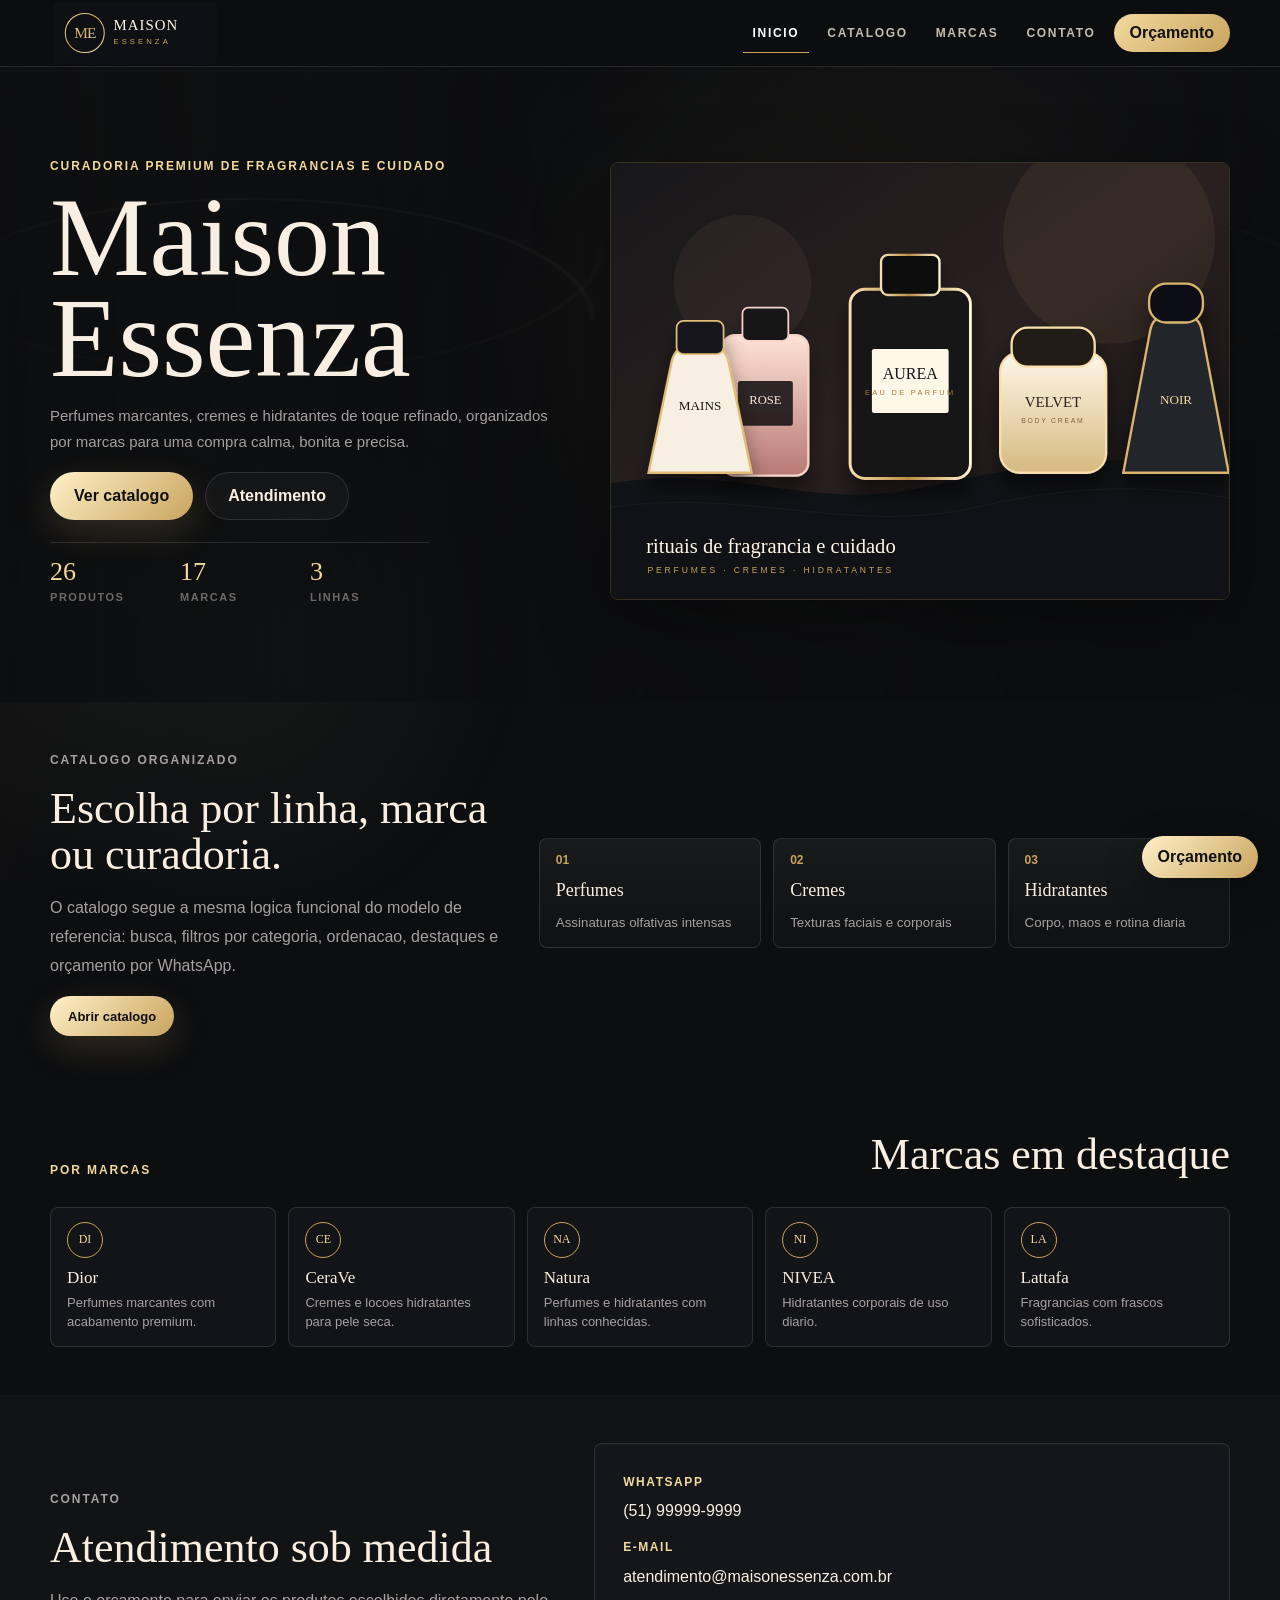
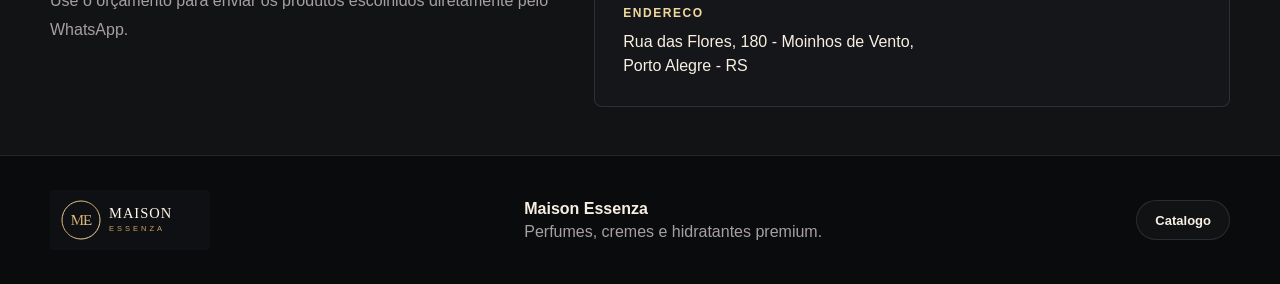
<file: index.html>
<!DOCTYPE html>
<html lang="pt-BR">
<head>
  <meta charset="UTF-8">
  <meta name="viewport" content="width=device-width, initial-scale=1.0">
  <title>Maison Essenza - Perfumes e Cuidados de Luxo</title>
  <meta name="description" content="Loja de perfumes, cremes e hidratantes premium organizados por marcas.">
  <link rel="icon" href="assets/images/logo.svg" type="image/svg+xml">
  <link rel="stylesheet" href="css/style.css">
</head>
<body>
  <nav class="navbar" id="mainNavbar">
    <div class="container nav-inner">
      <a class="brand" href="index.html" aria-label="Maison Essenza">
        <img src="assets/images/logo.svg" alt="Maison Essenza">
      </a>
      <button class="menu-toggle" id="menuToggle" type="button" aria-label="Abrir menu">Menu</button>
      <div class="nav-menu" id="navMenu">
        <a class="nav-link active" href="index.html">Inicio</a>
        <a class="nav-link" href="catalogo.html">Catalogo</a>
        <a class="nav-link" href="#marcas">Marcas</a>
        <a class="nav-link" href="#contato">Contato</a>
        <button class="cart-button" type="button" data-open-cart>
          Orçamento <span class="cart-count" id="cartCount">0</span>
        </button>
      </div>
    </div>
  </nav>

  <header class="hero-section" id="home">
    <div class="hero-backdrop"></div>
    <div class="container hero-grid">
      <div class="hero-copy">
        <p class="eyebrow">Curadoria premium de fragrancias e cuidado</p>
        <h1>Maison Essenza</h1>
        <p class="hero-sub">Perfumes marcantes, cremes e hidratantes de toque refinado, organizados por marcas para uma compra calma, bonita e precisa.</p>
        <div class="hero-actions">
          <a class="btn-primary" href="catalogo.html">Ver catalogo</a>
          <a class="btn-secondary" id="heroWaBtn" href="#">Atendimento</a>
        </div>
        <div class="hero-stats" aria-label="Resumo da loja">
          <div><strong>26</strong><span>produtos</span></div>
          <div><strong>17</strong><span>marcas</span></div>
          <div><strong>3</strong><span>linhas</span></div>
        </div>
      </div>
      <div class="hero-media">
        <img src="assets/images/hero-luxury.svg" alt="Vitrine premium de perfumes e cremes">
      </div>
    </div>
  </header>

  <main>
    <section class="catalog-cta">
      <div class="container split-section">
        <div>
          <p class="section-kicker">Catalogo organizado</p>
          <h2>Escolha por linha, marca ou curadoria.</h2>
          <p>O catalogo segue a mesma logica funcional do modelo de referencia: busca, filtros por categoria, ordenacao, destaques e orçamento por WhatsApp.</p>
          <a class="btn-primary compact" href="catalogo.html">Abrir catalogo</a>
        </div>
        <div class="category-panel">
          <a href="catalogo.html?categoria=Perfumes" class="category-tile">
            <span>01</span><strong>Perfumes</strong><small>Assinaturas olfativas intensas</small>
          </a>
          <a href="catalogo.html?categoria=Cremes" class="category-tile">
            <span>02</span><strong>Cremes</strong><small>Texturas faciais e corporais</small>
          </a>
          <a href="catalogo.html?categoria=Hidratantes" class="category-tile">
            <span>03</span><strong>Hidratantes</strong><small>Corpo, maos e rotina diaria</small>
          </a>
        </div>
      </div>
    </section>

    <section class="brands-section" id="marcas">
      <div class="container">
        <div class="section-head">
          <p class="section-kicker">Por marcas</p>
          <h2>Marcas em destaque</h2>
        </div>
        <div class="brands-grid">
          <article><span>DI</span><h3>Dior</h3><p>Perfumes marcantes com acabamento premium.</p></article>
          <article><span>CE</span><h3>CeraVe</h3><p>Cremes e locoes hidratantes para pele seca.</p></article>
          <article><span>NA</span><h3>Natura</h3><p>Perfumes e hidratantes com linhas conhecidas.</p></article>
          <article><span>NI</span><h3>NIVEA</h3><p>Hidratantes corporais de uso diario.</p></article>
          <article><span>LA</span><h3>Lattafa</h3><p>Fragrancias com frascos sofisticados.</p></article>
        </div>
      </div>
    </section>

    <section class="contact-section" id="contato">
      <div class="container contact-grid">
        <div>
          <p class="section-kicker">Contato</p>
          <h2>Atendimento sob medida</h2>
          <p>Use o orçamento para enviar os produtos escolhidos diretamente pelo WhatsApp.</p>
        </div>
        <div class="contact-card">
          <p><strong>WhatsApp</strong><a id="phoneLinkContact" href="#">(51) 99999-9999</a></p>
          <p><strong>E-mail</strong><a id="emailLinkContact" href="#">atendimento@maisonessenza.com.br</a></p>
          <p><strong>Endereco</strong><span id="addressContact">Rua das Flores, 180 - Porto Alegre</span></p>
        </div>
      </div>
    </section>
  </main>

  <footer class="footer">
    <div class="container footer-inner">
      <img src="assets/images/logo.svg" alt="Maison Essenza">
      <div>
        <strong>Maison Essenza</strong>
        <span>Perfumes, cremes e hidratantes premium.</span>
      </div>
      <a class="btn-secondary compact" href="catalogo.html">Catalogo</a>
    </div>
  </footer>

  <button class="fab-cart" type="button" data-open-cart aria-label="Abrir orçamento">
    <span>Orçamento</span><b id="fabCartCount">0</b>
  </button>

  <dialog class="cart-modal" id="cartModal">
    <div class="modal-head">
      <h2>Meu orçamento</h2>
      <button type="button" data-close-cart aria-label="Fechar">x</button>
    </div>
    <div class="customer-form">
      <label>Seu nome<input id="customerName" type="text" placeholder="Nome completo"></label>
      <label>Observacoes<textarea id="customerObs" rows="2" placeholder="Preferencias, presente, duvidas..."></textarea></label>
    </div>
    <div id="cartItemsList" class="cart-items"></div>
    <div class="modal-foot">
      <button class="btn-secondary compact" type="button" id="clearCartBtn">Limpar</button>
      <div class="budget-total" id="budgetTotal">Total: <span>R$ 0,00</span></div>
    </div>
    <button class="btn-primary full" type="button" id="sendWaBtn">Enviar pelo WhatsApp</button>
  </dialog>

  <div id="toastContainer" class="toast-container"></div>

  <script src="js/config.js"></script>
  <script src="js/data.js"></script>
  <script src="js/app.js"></script>
</body>
</html>
</file>
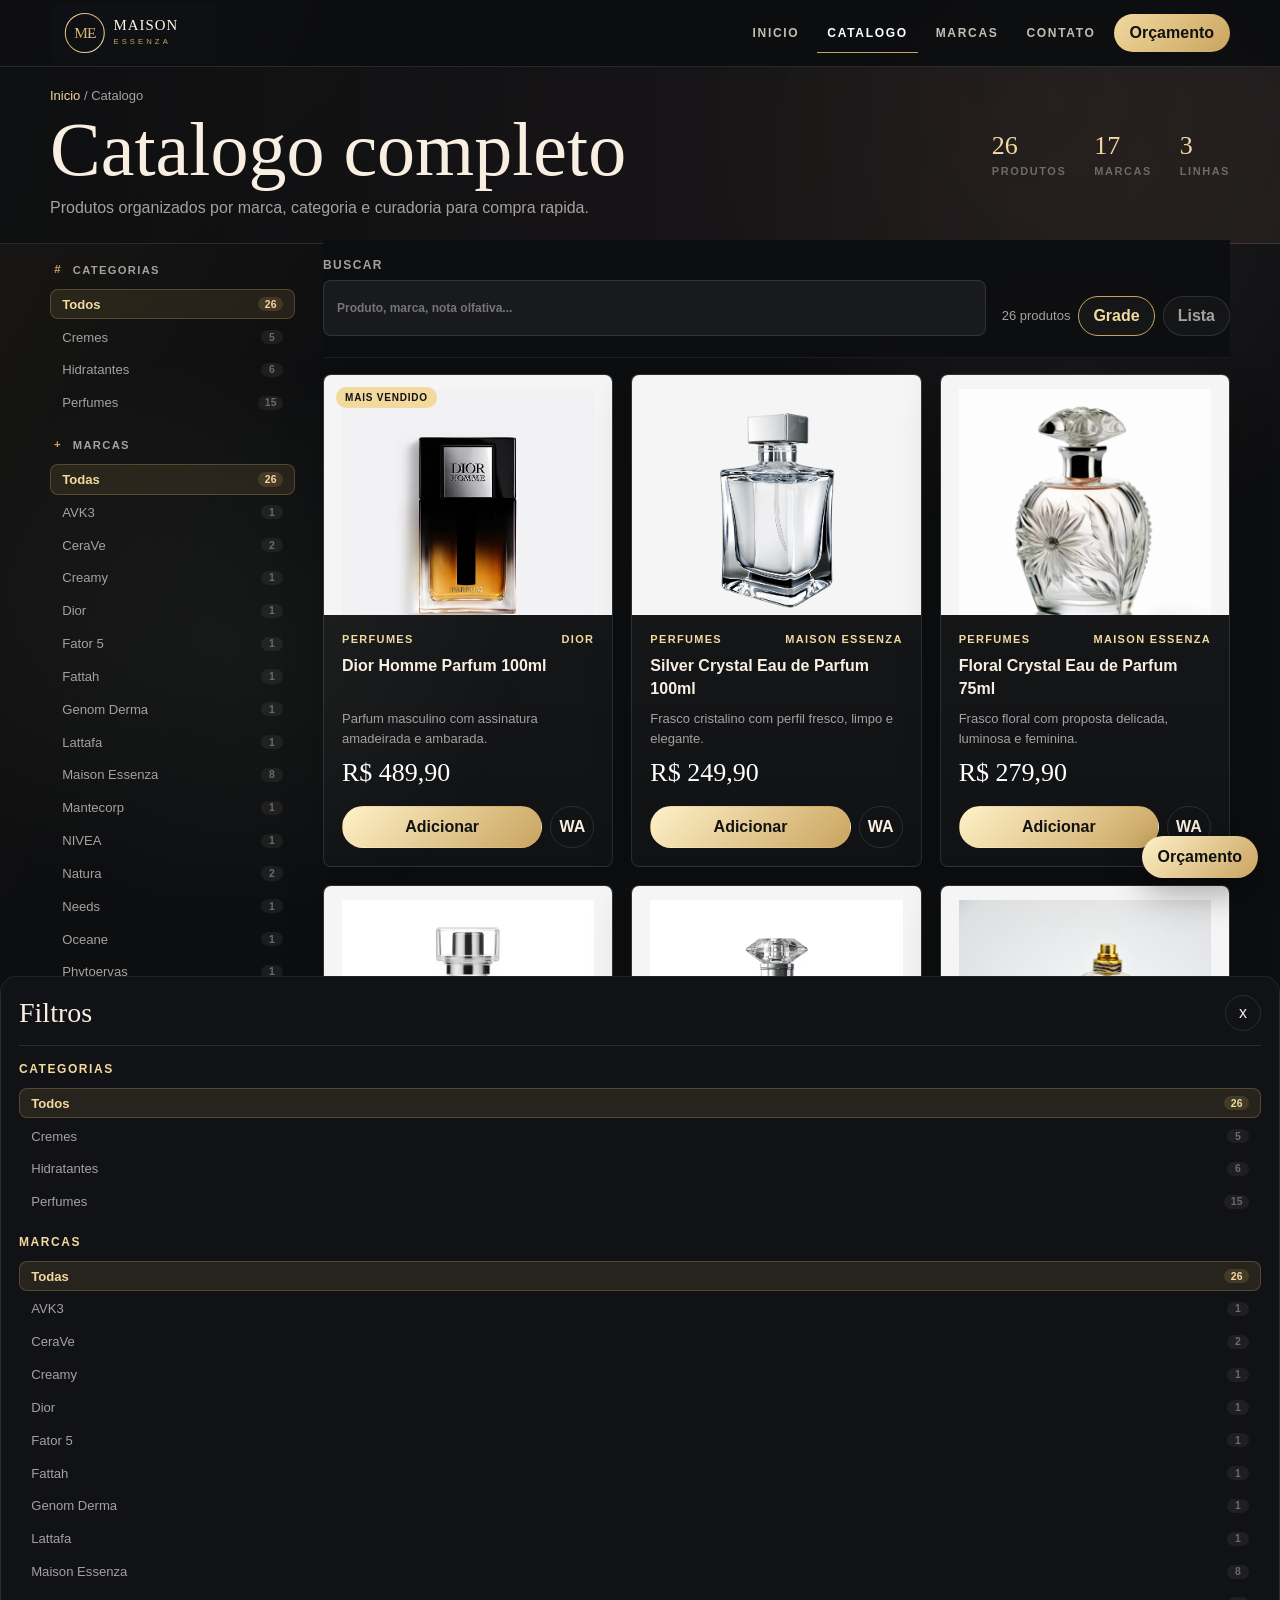
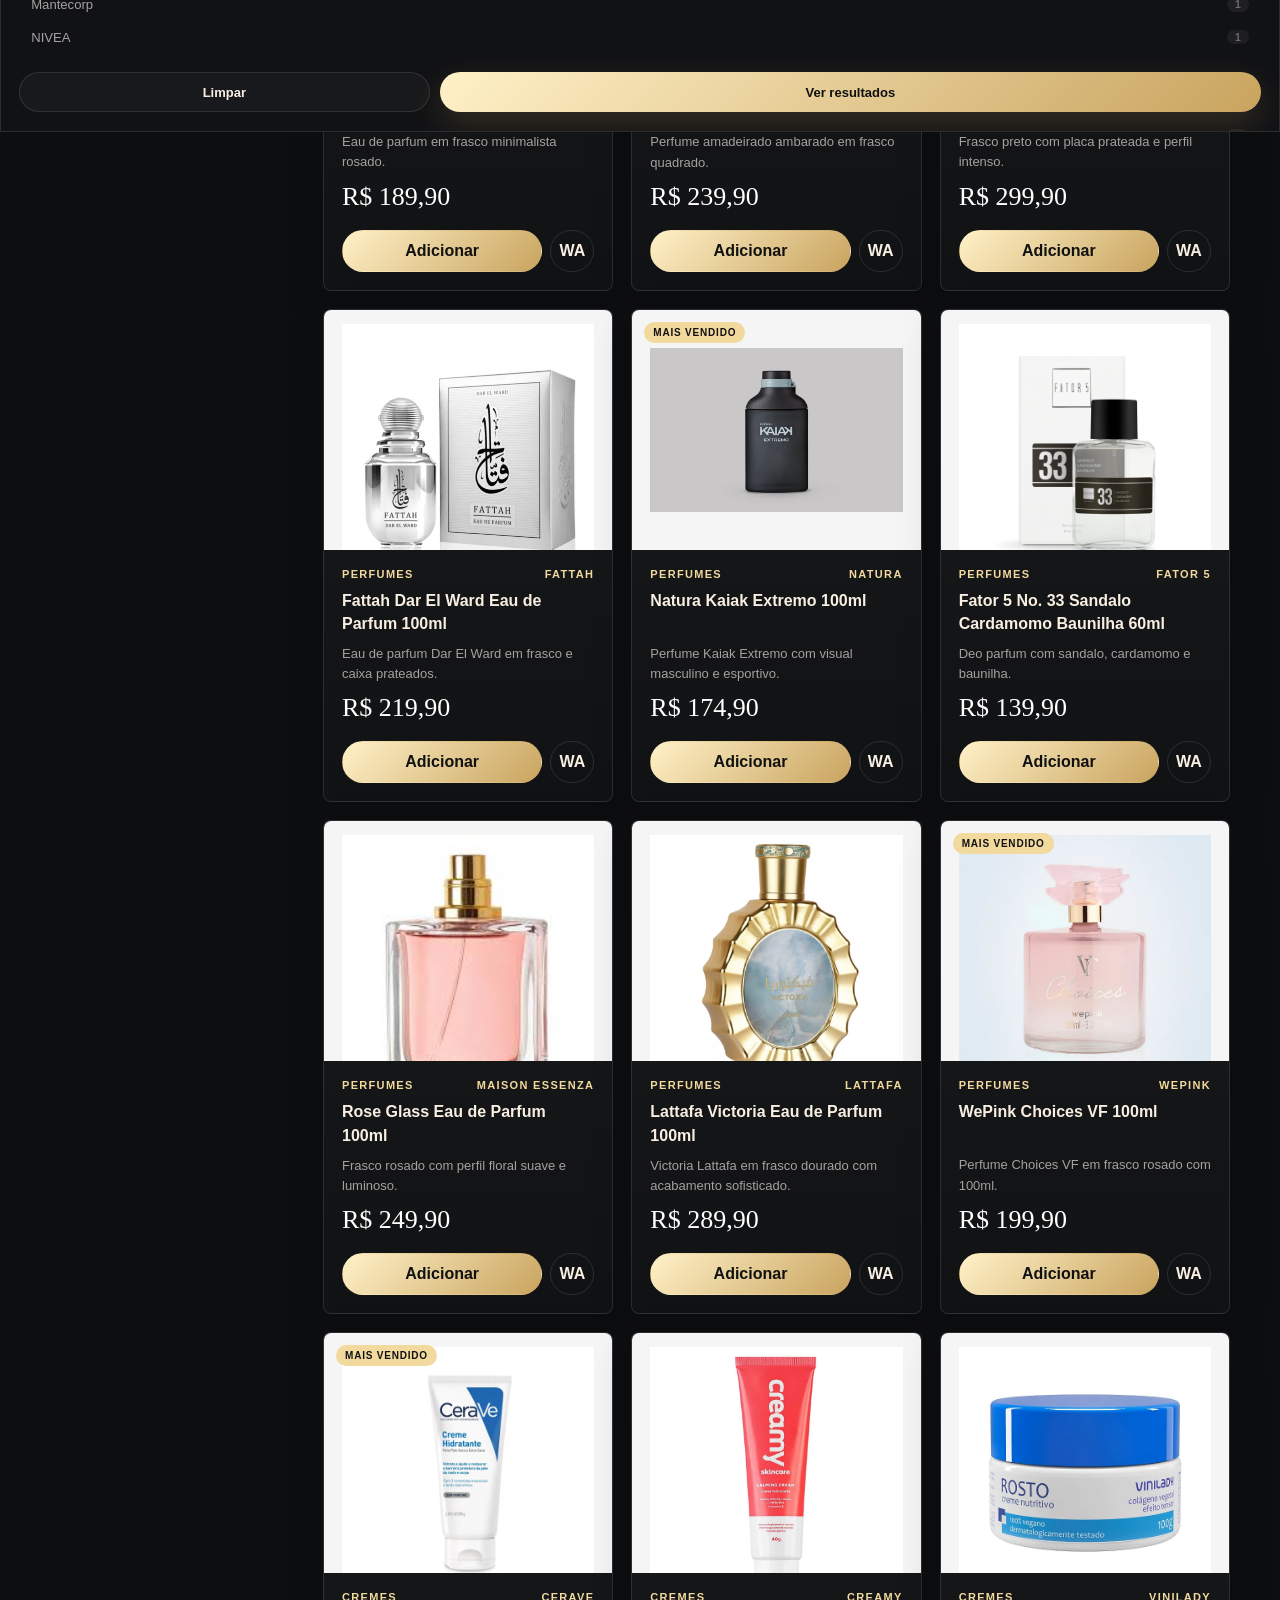
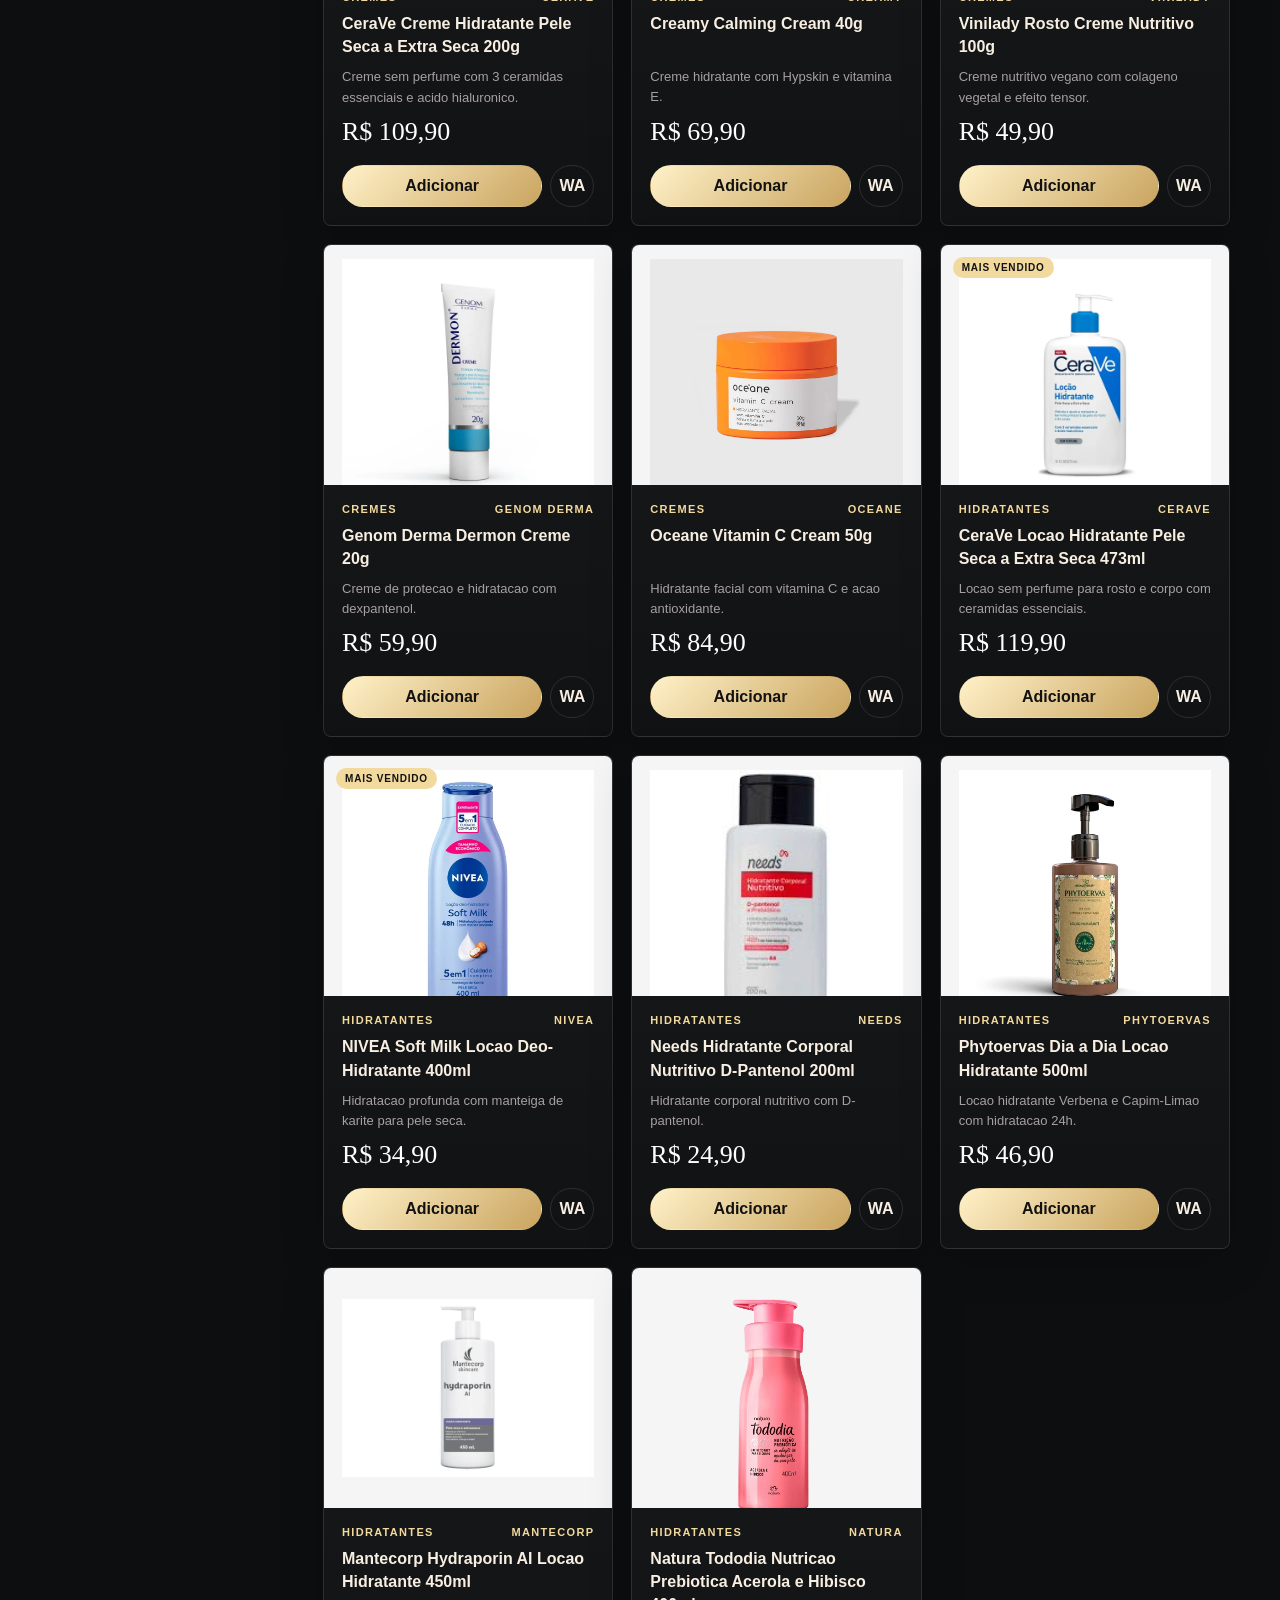
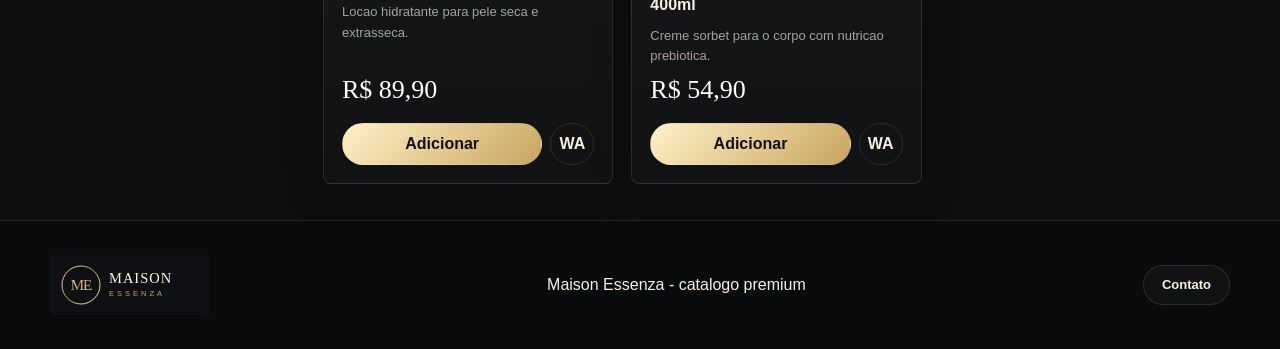
<file: catalogo.html>
<!DOCTYPE html>
<html lang="pt-BR">
<head>
  <meta charset="UTF-8">
  <meta name="viewport" content="width=device-width, initial-scale=1.0">
  <title>Catalogo - Maison Essenza</title>
  <meta name="description" content="Catalogo de perfumes, cremes e hidratantes Maison Essenza.">
  <link rel="icon" href="assets/images/logo.svg" type="image/svg+xml">
  <link rel="stylesheet" href="css/style.css">
  <link rel="stylesheet" href="css/catalogo.css">
</head>
<body class="catalog-page">
  <nav class="navbar" id="mainNavbar">
    <div class="container nav-inner">
      <a class="brand" href="index.html" aria-label="Maison Essenza">
        <img src="assets/images/logo.svg" alt="Maison Essenza">
      </a>
      <button class="menu-toggle" id="menuToggle" type="button" aria-label="Abrir menu">Menu</button>
      <div class="nav-menu" id="navMenu">
        <a class="nav-link" href="index.html">Inicio</a>
        <a class="nav-link active" href="catalogo.html">Catalogo</a>
        <a class="nav-link" href="index.html#marcas">Marcas</a>
        <a class="nav-link" href="index.html#contato">Contato</a>
        <button class="cart-button" type="button" data-open-cart>
          Orçamento <span class="cart-count" id="cartCount">0</span>
        </button>
      </div>
    </div>
  </nav>

  <header class="cat-header">
    <div class="container cat-header-grid">
      <div>
        <p class="breadcrumb"><a href="index.html">Inicio</a> / Catalogo</p>
        <h1>Catalogo completo</h1>
        <p>Produtos organizados por marca, categoria e curadoria para compra rapida.</p>
      </div>
      <div class="cat-stats">
        <div><strong id="totalProducts">26</strong><span>produtos</span></div>
        <div><strong id="totalBrands">17</strong><span>marcas</span></div>
        <div><strong>3</strong><span>linhas</span></div>
      </div>
    </div>
  </header>

  <div class="mobile-filter-bar">
    <label class="search-field">
      <span>Buscar</span>
      <input id="mobileSearchInput" type="search" placeholder="Produto, marca...">
    </label>
    <button class="filter-button" type="button" id="btnFiltros">Filtros <b id="filterBadge"></b></button>
  </div>

  <div class="drawer-overlay" id="drawerOverlay"></div>
  <aside class="filter-drawer" id="filterDrawer" aria-label="Filtros">
    <div class="drawer-head">
      <h2>Filtros</h2>
      <button type="button" id="drawerClose" aria-label="Fechar">x</button>
    </div>
    <div class="drawer-section">
      <h3>Categorias</h3>
      <div id="drawerCats" class="filter-stack"></div>
    </div>
    <div class="drawer-section">
      <h3>Marcas</h3>
      <div id="drawerBrands" class="filter-stack"></div>
    </div>
    <div class="drawer-section">
      <h3>Ordenar</h3>
      <select id="drawerSort">
        <option value="default">Padrao</option>
        <option value="name-az">Nome A-Z</option>
        <option value="price-asc">Menor preco</option>
        <option value="price-desc">Maior preco</option>
      </select>
    </div>
    <div class="drawer-actions">
      <button type="button" class="btn-secondary compact" id="drawerClear">Limpar</button>
      <button type="button" class="btn-primary compact" id="drawerApply">Ver resultados</button>
    </div>
  </aside>

  <main class="cat-main">
    <div class="container cat-layout">
      <aside class="cat-sidebar">
        <div class="sidebar-section">
          <div class="sidebar-heading">
            <span class="sidebar-heading-icon" aria-hidden="true">#</span>
            Categorias
          </div>
          <div id="sidebarCats" class="filter-stack sidebar-cats"></div>
        </div>
        <div class="sidebar-section">
          <div class="sidebar-heading">
            <span class="sidebar-heading-icon" aria-hidden="true">+</span>
            Marcas
          </div>
          <div id="sidebarBrands" class="filter-stack sidebar-cats"></div>
        </div>
        <div class="sidebar-section">
          <div class="sidebar-heading">
            <span class="sidebar-heading-icon" aria-hidden="true">A</span>
            Ordenar
          </div>
          <select class="sidebar-select" id="sortSelect">
            <option value="default">Padrao</option>
            <option value="name-az">Nome A-Z</option>
            <option value="price-asc">Menor preco</option>
            <option value="price-desc">Maior preco</option>
          </select>
        </div>
      </aside>

      <section class="cat-products">
        <div class="cat-toolbar">
          <label class="search-field">
            <span>Buscar</span>
            <input id="searchInput" type="search" placeholder="Produto, marca, nota olfativa...">
          </label>
          <div class="toolbar-actions">
            <span id="resultsInfo"></span>
            <button class="view-btn active" id="viewGrid" type="button" aria-label="Visualizar em grade">Grade</button>
            <button class="view-btn" id="viewList" type="button" aria-label="Visualizar em lista">Lista</button>
          </div>
        </div>
        <div class="active-filters" id="activeFilters"></div>
        <div class="products-grid" id="productsGrid"></div>
        <div class="no-results" id="noResults">
          <h2>Nenhum produto encontrado</h2>
          <p>Ajuste os filtros para ver outras opcoes.</p>
          <button class="btn-secondary compact" type="button" id="clearAllBtn">Limpar filtros</button>
        </div>
      </section>
    </div>
  </main>

  <footer class="footer mini-footer">
    <div class="container footer-inner">
      <img src="assets/images/logo.svg" alt="Maison Essenza">
      <span>Maison Essenza - catalogo premium</span>
      <a class="btn-secondary compact" href="index.html#contato">Contato</a>
    </div>
  </footer>

  <button class="fab-cart" type="button" data-open-cart aria-label="Abrir orçamento">
    <span>Orçamento</span><b id="fabCartCount">0</b>
  </button>

  <dialog class="cart-modal" id="cartModal">
    <div class="modal-head">
      <h2>Meu orçamento</h2>
      <button type="button" data-close-cart aria-label="Fechar">x</button>
    </div>
    <div class="customer-form">
      <label>Seu nome<input id="customerName" type="text" placeholder="Nome completo"></label>
      <label>Observacoes<textarea id="customerObs" rows="2" placeholder="Preferencias, presente, duvidas..."></textarea></label>
    </div>
    <div id="cartItemsList" class="cart-items"></div>
    <div class="modal-foot">
      <button class="btn-secondary compact" type="button" id="clearCartBtn">Limpar</button>
      <div class="budget-total" id="budgetTotal">Total: <span>R$ 0,00</span></div>
    </div>
    <button class="btn-primary full" type="button" id="sendWaBtn">Enviar pelo WhatsApp</button>
  </dialog>

  <div id="toastContainer" class="toast-container"></div>

  <script src="js/config.js"></script>
  <script src="js/data.js"></script>
  <script src="js/catalogo.js"></script>
</body>
</html>
</file>
<file: css/style.css>
:root {
  --bg: #0d0e10;
  --panel: #15161a;
  --surface: #1d1b1f;
  --soft: #f8efe2;
  --muted: #a7a0a0;
  --dim: #6f6969;
  --gold: #c9a45f;
  --gold-soft: #f2d99e;
  --rose: #d9a69f;
  --sage: #9ead88;
  --wine: #6f4148;
  --border: rgba(255,255,255,.11);
  --shadow: 0 22px 70px rgba(0,0,0,.38);
  --radius: 8px;
  --font-serif: Georgia, 'Times New Roman', serif;
  --font-sans: Arial, Helvetica, sans-serif;
}

* { box-sizing: border-box; }
html { scroll-behavior: smooth; scroll-padding-top: 88px; }
body {
  margin: 0;
  font-family: var(--font-sans);
  color: var(--soft);
  background: var(--bg);
  overflow-x: hidden;
}
body::before {
  content: "";
  position: fixed;
  inset: 0;
  pointer-events: none;
  background:
    linear-gradient(120deg, rgba(201,164,95,.07), transparent 34%),
    radial-gradient(circle at 84% 22%, rgba(217,166,159,.09), transparent 28%),
    radial-gradient(circle at 18% 72%, rgba(158,173,136,.07), transparent 24%);
  z-index: -1;
}
a { color: inherit; text-decoration: none; }
img { max-width: 100%; display: block; }
button, input, textarea, select { font: inherit; }
.container { width: min(1180px, calc(100% - 36px)); margin: 0 auto; }

.navbar {
  position: fixed;
  inset: 0 0 auto 0;
  z-index: 40;
  background: rgba(13,14,16,.84);
  border-bottom: 1px solid var(--border);
  backdrop-filter: blur(18px);
}
.navbar.scrolled { background: rgba(13,14,16,.97); box-shadow: 0 12px 50px rgba(0,0,0,.26); }
.nav-inner { min-height: 66px; display: flex; align-items: center; justify-content: space-between; gap: 20px; }
.brand img { width: 170px; height: 62px; object-fit: contain; }
.nav-menu { display: flex; align-items: center; gap: 8px; }
.nav-link {
  color: rgba(248,239,226,.78);
  font-size: 12px;
  font-weight: 700;
  letter-spacing: .14em;
  text-transform: uppercase;
  padding: 12px 10px;
  border-bottom: 1px solid transparent;
}
.nav-link:hover, .nav-link.active { color: #fff; border-color: var(--gold); }
.menu-toggle { display: none; }
.cart-button, .btn-primary, .btn-secondary, .view-btn, .filter-button {
  border: 0;
  cursor: pointer;
  border-radius: 999px;
  font-weight: 700;
}
.cart-button {
  display: inline-flex;
  align-items: center;
  gap: 9px;
  padding: 10px 16px;
  color: #111;
  background: linear-gradient(135deg, var(--gold-soft), var(--gold));
}
.cart-count, .fab-cart b {
  min-width: 22px;
  height: 22px;
  display: inline-flex;
  align-items: center;
  justify-content: center;
  border-radius: 999px;
  background: #111;
  color: var(--gold-soft);
  font-size: 12px;
}

.hero-section {
  position: relative;
  min-height: 78vh;
  padding: 96px 0 36px;
  display: flex;
  align-items: center;
  overflow: hidden;
}
.hero-backdrop {
  position: absolute;
  inset: 0;
  background:
    linear-gradient(90deg, rgba(13,14,16,.92), rgba(13,14,16,.5), rgba(13,14,16,.88)),
    radial-gradient(circle at 65% 45%, rgba(201,164,95,.18), transparent 38%);
}
.hero-backdrop::before,
.hero-backdrop::after {
  content: "";
  position: absolute;
  left: -10%;
  right: -10%;
  height: 46%;
  pointer-events: none;
  opacity: .28;
  background-repeat: repeat-x;
  background-size: 760px 180px;
  mask-image: linear-gradient(90deg, transparent, #000 18%, #000 82%, transparent);
}
.hero-backdrop::before {
  top: 20%;
  background-image:
    radial-gradient(70% 105% at 50% 100%, transparent 63%, rgba(248,239,226,.12) 64%, transparent 65%);
  animation: softWave 26s linear infinite;
}
.hero-backdrop::after {
  top: 35%;
  opacity: .2;
  background-image:
    radial-gradient(72% 110% at 50% 0%, transparent 63%, rgba(201,164,95,.14) 64%, transparent 65%);
  animation: softWaveReverse 34s linear infinite;
}
@keyframes softWave {
  from { transform: translateX(0); }
  to { transform: translateX(-380px); }
}
@keyframes softWaveReverse {
  from { transform: translateX(-380px); }
  to { transform: translateX(0); }
}
.hero-grid {
  position: relative;
  display: grid;
  grid-template-columns: .92fr 1.08fr;
  gap: 32px;
  align-items: center;
}
.eyebrow, .section-kicker {
  margin: 0 0 14px;
  color: var(--gold-soft);
  font-size: 12px;
  font-weight: 700;
  letter-spacing: .16em;
  text-transform: uppercase;
}
h1, h2, h3 { font-family: var(--font-serif); font-weight: 400; }
.hero-copy h1 {
  margin: 0;
  font-size: clamp(52px, 9vw, 112px);
  line-height: .9;
  letter-spacing: 0;
}
.hero-sub {
  max-width: 520px;
  color: var(--muted);
  font-size: 15px;
  line-height: 1.7;
}
.hero-actions { display: flex; gap: 12px; flex-wrap: wrap; margin-top: 18px; }
.btn-primary {
  display: inline-flex;
  justify-content: center;
  align-items: center;
  min-height: 48px;
  padding: 0 24px;
  color: #101010;
  background: linear-gradient(135deg, #fff1c8, var(--gold));
  box-shadow: 0 12px 34px rgba(201,164,95,.2);
}
.btn-primary:hover { transform: translateY(-2px); box-shadow: 0 18px 44px rgba(201,164,95,.28); }
.btn-secondary {
  display: inline-flex;
  justify-content: center;
  align-items: center;
  min-height: 48px;
  padding: 0 22px;
  color: var(--soft);
  border: 1px solid var(--border);
  background: rgba(255,255,255,.03);
}
.btn-secondary:hover { border-color: var(--gold); color: var(--gold-soft); }
.compact { min-height: 40px; padding: 0 18px; font-size: 13px; }
.full { width: 100%; }
.hero-stats {
  display: grid;
  grid-template-columns: repeat(3, minmax(0, 1fr));
  gap: 10px;
  max-width: 380px;
  margin-top: 22px;
  padding-top: 14px;
  border-top: 1px solid var(--border);
}
.hero-stats div, .cat-stats div {
  display: grid;
  gap: 4px;
}
.hero-stats strong, .cat-stats strong {
  font-family: var(--font-serif);
  color: var(--gold-soft);
  font-size: 26px;
  font-weight: 400;
}
.hero-stats span, .cat-stats span {
  color: var(--dim);
  font-size: 11px;
  font-weight: 700;
  letter-spacing: .14em;
  text-transform: uppercase;
}
.hero-media {
  position: relative;
  border: 1px solid rgba(201,164,95,.22);
  border-radius: var(--radius);
  overflow: hidden;
  box-shadow: var(--shadow);
}
.hero-media img { width: 100%; aspect-ratio: 1.42; object-fit: cover; }

section { padding: 48px 0; }
.split-section {
  display: grid;
  grid-template-columns: .8fr 1.2fr;
  gap: 28px;
  align-items: center;
}
.split-section h2, .section-head h2, .ritual-grid h2, .contact-grid h2 {
  margin: 0 0 12px;
  font-size: clamp(24px, 4vw, 44px);
  line-height: 1.05;
}
.split-section p, .ritual-grid p, .contact-grid p { color: var(--muted); line-height: 1.8; }
.category-panel {
  display: grid;
  grid-template-columns: repeat(3, 1fr);
  gap: 12px;
}
.category-tile {
  min-height: 110px;
  display: flex;
  flex-direction: column;
  justify-content: space-between;
  padding: 14px 16px;
  border: 1px solid var(--border);
  background: linear-gradient(180deg, rgba(255,255,255,.05), rgba(255,255,255,.015));
  border-radius: var(--radius);
}
.category-tile:hover { border-color: rgba(201,164,95,.55); transform: translateY(-4px); }
.category-tile span { color: var(--gold); font-size: 12px; font-weight: 800; }
.category-tile strong { font-family: var(--font-serif); font-size: 18px; font-weight: 400; }
.category-tile small { color: var(--muted); line-height: 1.5; }

.contact-section { background: rgba(255,255,255,.025); }
.section-head {
  display: flex;
  justify-content: space-between;
  align-items: end;
  gap: 18px;
  margin-bottom: 16px;
}
.section-head a { color: var(--gold-soft); font-size: 13px; font-weight: 700; text-transform: uppercase; letter-spacing: .12em; }
.products-grid {
  display: grid;
  grid-template-columns: repeat(auto-fill, minmax(230px, 1fr));
  gap: 18px;
}
.product-card {
  display: flex;
  flex-direction: column;
  min-height: 100%;
  overflow: hidden;
  position: relative;
  border: 1px solid var(--border);
  border-radius: var(--radius);
  background: linear-gradient(180deg, rgba(255,255,255,.052), rgba(255,255,255,.018));
  box-shadow: 0 14px 44px rgba(0,0,0,.18);
}
.product-card:hover { border-color: rgba(201,164,95,.55); transform: translateY(-5px); }
.product-badges {
  position: absolute;
  top: 12px;
  left: 12px;
  right: 12px;
  z-index: 2;
  display: flex;
  flex-wrap: wrap;
  gap: 6px;
}
.product-badges span {
  padding: 5px 9px;
  border-radius: 999px;
  color: #121212;
  background: var(--gold-soft);
  font-size: 10px;
  font-weight: 800;
  letter-spacing: .08em;
  text-transform: uppercase;
}
.product-art-wrap {
  height: 240px;
  display: grid;
  place-items: end center;
  padding: 36px 18px 16px;
  overflow: hidden;
  background:
    radial-gradient(circle at 50% 88%, rgba(201,164,95,.22), transparent 34%),
    linear-gradient(150deg, #101115, #1f1c20);
}
/* Quando o card tem foto real */
.product-art-wrap.has-photo {
  background: #f5f5f5;
  padding: 0;
  place-items: center;
}
.product-photo {
  width: 100%;
  height: 100%;
  object-fit: contain;
  object-position: center;
  display: block;
  padding: 14px 18px;
  box-sizing: border-box;
  transition: transform .35s ease;
}
.product-card:hover .product-photo {
  transform: scale(1.04);
}
.product-art {
  --product: var(--gold);
  --accent: #111;
  width: 138px;
  height: 172px;
  position: relative;
  filter: drop-shadow(0 22px 18px rgba(0,0,0,.32));
}
.product-art::before, .product-art::after { content: ""; position: absolute; left: 50%; transform: translateX(-50%); }
.product-art::before { background: var(--accent); border: 2px solid var(--product); }
.product-art::after {
  display: grid;
  place-items: center;
  color: var(--accent);
  background: rgba(255,255,255,.86);
  border: 1px solid rgba(255,255,255,.48);
  font-family: var(--font-serif);
  font-size: 16px;
  letter-spacing: .05em;
  text-align: center;
}
.product-art[data-type="perfume"] {
  width: 126px;
  height: 184px;
  border-radius: 22px 22px 14px 14px;
  background: linear-gradient(150deg, color-mix(in srgb, var(--product), white 28%), var(--product));
  border: 2px solid color-mix(in srgb, var(--product), white 38%);
}
.product-art[data-type="perfume"]::before { top: -46px; width: 62px; height: 48px; border-radius: 12px 12px 8px 8px; }
.product-art[data-type="perfume"]::after { content: attr(data-label); top: 70px; width: 86px; height: 54px; }
.product-art[data-type="pote"] {
  width: 154px;
  height: 120px;
  border-radius: 28px 28px 42px 42px;
  background: linear-gradient(180deg, color-mix(in srgb, var(--product), white 34%), var(--product));
  border: 2px solid color-mix(in srgb, var(--product), white 45%);
}
.product-art[data-type="pote"]::before { top: -32px; width: 132px; height: 45px; border-radius: 24px 24px 12px 12px; }
.product-art[data-type="pote"]::after { content: attr(data-label); top: 42px; width: 98px; height: 42px; }
.product-art[data-type="tubo"] {
  width: 118px;
  height: 190px;
  clip-path: polygon(16% 8%, 84% 8%, 96% 100%, 4% 100%);
  background: linear-gradient(160deg, color-mix(in srgb, var(--product), white 35%), var(--product));
  border: 0;
}
.product-art[data-type="tubo"]::before { top: -18px; width: 78px; height: 34px; border-radius: 16px 16px 8px 8px; }
.product-art[data-type="tubo"]::after { content: attr(data-label); top: 78px; width: 76px; height: 44px; }
.product-art[data-type="pump"] {
  width: 118px;
  height: 184px;
  border-radius: 16px 16px 26px 26px;
  background: linear-gradient(160deg, color-mix(in srgb, var(--product), white 32%), var(--product));
  border: 2px solid color-mix(in srgb, var(--product), white 42%);
}
.product-art[data-type="pump"]::before { top: -52px; width: 82px; height: 54px; border-radius: 12px 12px 8px 8px; }
.product-art[data-type="pump"]::after { content: attr(data-label); top: 76px; width: 78px; height: 48px; }
.product-body {
  display: flex;
  flex-direction: column;
  gap: 9px;
  padding: 18px;
  flex: 1;
}
.product-meta {
  display: flex;
  justify-content: space-between;
  gap: 10px;
  color: var(--gold-soft);
  font-size: 11px;
  font-weight: 800;
  letter-spacing: .12em;
  text-transform: uppercase;
}
.product-name { min-height: 46px; font-size: 16px; font-weight: 700; line-height: 1.45; }
.product-note { color: var(--muted); font-size: 13px; line-height: 1.55; flex: 1; }
.product-price {
  font-family: var(--font-serif);
  color: #fff;
  font-size: 26px;
}
.product-actions {
  display: grid;
  grid-template-columns: 1fr 44px;
  gap: 8px;
  padding: 0 18px 18px;
}
.btn-add-cart, .btn-wa-quick {
  min-height: 42px;
  border-radius: 999px;
  border: 1px solid transparent;
  cursor: pointer;
  font-weight: 800;
}
.btn-add-cart { color: #111; background: linear-gradient(135deg, #fff1c8, var(--gold)); }
.btn-wa-quick { color: var(--soft); background: transparent; border-color: var(--border); }
.btn-wa-quick:hover { border-color: var(--sage); color: var(--sage); }

.brands-grid {
  display: grid;
  grid-template-columns: repeat(5, 1fr);
  gap: 12px;
}
.brands-grid article {
  padding: 14px 16px;
  border: 1px solid var(--border);
  border-radius: var(--radius);
  background: #131417;
}
.brands-grid span {
  width: 36px;
  height: 36px;
  display: grid;
  place-items: center;
  border-radius: 50%;
  border: 1px solid var(--gold);
  color: var(--gold-soft);
  font-family: var(--font-serif);
  font-size: 12px;
}
.brands-grid h3 { margin: 10px 0 5px; font-size: 17px; }
.brands-grid p { margin: 0; color: var(--muted); line-height: 1.5; font-size: 13px; }

.ritual-grid {
  display: grid;
  grid-template-columns: .85fr 1.15fr;
  gap: 32px;
  align-items: center;
}
.ritual-image {
  min-height: 260px;
  position: relative;
  border: 1px solid var(--border);
  border-radius: var(--radius);
  overflow: hidden;
  background: linear-gradient(150deg, #15161a, #2b2022);
}
.shelf {
  position: absolute;
  bottom: 76px;
  width: 86px;
  background: var(--gold);
  box-shadow: var(--shadow);
}
.shelf-one { left: 15%; height: 210px; border-radius: 18px 18px 10px 10px; background: #17181c; border: 2px solid var(--gold); }
.shelf-two { left: 40%; height: 270px; border-radius: 22px 22px 10px 10px; background: #e7cfc8; }
.shelf-three { right: 16%; height: 170px; border-radius: 30px 30px 20px 20px; background: #f6ecd8; }
.ritual-image::after {
  content: "";
  position: absolute;
  left: 9%;
  right: 9%;
  bottom: 66px;
  height: 10px;
  border-radius: 999px;
  background: linear-gradient(90deg, transparent, var(--gold-soft), transparent);
}
.ritual-list { display: flex; flex-wrap: wrap; gap: 10px; margin-top: 24px; }
.ritual-list span {
  padding: 10px 14px;
  border: 1px solid var(--border);
  border-radius: 999px;
  color: var(--gold-soft);
  font-size: 13px;
}

.contact-grid {
  display: grid;
  grid-template-columns: .9fr 1.1fr;
  gap: 24px;
  align-items: center;
}
.contact-card {
  display: grid;
  gap: 14px;
  padding: 28px;
  border: 1px solid var(--border);
  border-radius: var(--radius);
  background: var(--panel);
}
.contact-card p { margin: 0; display: grid; gap: 6px; }
.contact-card strong { color: var(--gold-soft); font-size: 12px; text-transform: uppercase; letter-spacing: .13em; }
.contact-card a, .contact-card span { color: var(--soft); line-height: 1.5; }

.footer {
  padding: 34px 0;
  border-top: 1px solid var(--border);
  background: #0a0b0d;
}
.footer-inner { display: flex; align-items: center; justify-content: space-between; gap: 18px; }
.footer img { width: 160px; }
.footer-inner div { display: grid; gap: 5px; color: var(--muted); }
.footer-inner strong { color: var(--soft); }

.fab-cart {
  position: fixed;
  right: 22px;
  bottom: 22px;
  z-index: 35;
  display: inline-flex;
  align-items: center;
  gap: 9px;
  padding: 12px 16px;
  border: 0;
  border-radius: 999px;
  color: #101010;
  background: linear-gradient(135deg, #fff1c8, var(--gold));
  box-shadow: 0 14px 36px rgba(0,0,0,.34);
  cursor: pointer;
  font-weight: 800;
}
.cart-modal {
  width: min(720px, calc(100% - 28px));
  border: 1px solid var(--border);
  border-radius: var(--radius);
  color: var(--soft);
  background: #111215;
  box-shadow: var(--shadow);
  padding: 0;
}
.cart-modal::backdrop { background: rgba(0,0,0,.72); backdrop-filter: blur(4px); }
.modal-head, .modal-foot {
  display: flex;
  justify-content: space-between;
  gap: 16px;
  align-items: center;
  padding: 20px;
  border-bottom: 1px solid var(--border);
}
.modal-foot { border-top: 1px solid var(--border); border-bottom: 0; }
.modal-head h2 { margin: 0; font-size: 30px; }
.modal-head button {
  width: 36px;
  height: 36px;
  border-radius: 50%;
  border: 1px solid var(--border);
  color: var(--soft);
  background: transparent;
  cursor: pointer;
}
.customer-form {
  display: grid;
  grid-template-columns: repeat(2, minmax(0, 1fr));
  gap: 12px;
  padding: 20px;
}
.customer-form label { display: grid; gap: 8px; color: var(--muted); font-size: 13px; font-weight: 700; }
.customer-form input, .customer-form textarea, select, .search-field input {
  width: 100%;
  min-height: 56px;
  border: 1px solid var(--border);
  border-radius: var(--radius);
  color: var(--soft);
  background: #191a1e;
  padding: 12px 13px;
  outline: none;
}
.customer-form textarea {
  height: 56px;
  resize: vertical;
}
.customer-form input:focus, .customer-form textarea:focus, select:focus, .search-field input:focus { border-color: var(--gold); }
.cart-items { display: grid; gap: 1px; padding: 0 20px 10px; max-height: 340px; overflow: auto; }
.empty-cart { color: var(--muted); text-align: center; padding: 38px 0; }
.cart-item {
  display: grid;
  grid-template-columns: 68px 1fr auto auto;
  gap: 12px;
  align-items: center;
  padding: 14px 0;
  border-bottom: 1px solid var(--border);
}
.cart-thumb {
  width: 64px;
  height: 64px;
  display: grid;
  place-items: center;
  border-radius: var(--radius);
  background: #191a1e;
  border: 1px solid rgba(255,255,255,.08);
  overflow: hidden;
}
.cart-image-placeholder {
  width: 46px;
  height: 46px;
  border-radius: 6px;
  background:
    linear-gradient(135deg, rgba(255,255,255,.06), rgba(255,255,255,.015));
  border: 1px solid rgba(255,255,255,.08);
}
.cart-thumb img {
  width: 100%;
  height: 100%;
  object-fit: contain;
  padding: 6px;
  background: #f5f5f5;
}
.cart-name { display: grid; gap: 4px; font-weight: 700; }
.cart-name small { color: var(--muted); font-weight: 400; }
.qty-control { display: flex; align-items: center; gap: 7px; }
.qty-control button, .remove-cart {
  width: 30px;
  height: 30px;
  border: 1px solid var(--border);
  border-radius: 50%;
  color: var(--soft);
  background: transparent;
  cursor: pointer;
}
.cart-price, .budget-total span { color: var(--gold-soft); font-weight: 800; }
.cart-modal > .btn-primary { margin: 0 20px 20px; width: calc(100% - 40px); }
.toast-container {
  position: fixed;
  top: 96px;
  right: 22px;
  z-index: 60;
  display: grid;
  gap: 10px;
}
.toast {
  padding: 12px 15px;
  border: 1px solid rgba(201,164,95,.38);
  border-radius: var(--radius);
  color: var(--soft);
  background: #17181c;
  box-shadow: var(--shadow);
}

@media (max-width: 980px) {
  .menu-toggle {
    display: inline-flex;
    align-items: center;
    justify-content: center;
    min-height: 38px;
    padding: 0 14px;
    border: 1px solid var(--border);
    border-radius: 999px;
    color: var(--soft);
    background: transparent;
  }
  .nav-menu {
    position: absolute;
    left: 18px;
    right: 18px;
    top: 78px;
    display: none;
    flex-direction: column;
    align-items: stretch;
    padding: 12px;
    border: 1px solid var(--border);
    border-radius: var(--radius);
    background: #111215;
  }
  .nav-menu.open { display: flex; }
  .hero-grid, .split-section, .ritual-grid, .contact-grid { grid-template-columns: 1fr; }
  .hero-section { min-height: auto; padding-top: 96px; }
  .hero-media { order: -1; }
  .category-panel, .brands-grid { grid-template-columns: repeat(2, 1fr); }
  .brands-grid article:last-child { grid-column: span 2; }
}

@media (max-width: 620px) {
  .container { width: min(100% - 24px, 1180px); }
  .brand img { width: 148px; }
  .hero-copy h1 { font-size: 44px; }
  .hero-sub { font-size: 14px; }
  .hero-stats, .customer-form, .cart-item { grid-template-columns: 1fr; }
  .hero-stats { max-width: 100%; grid-template-columns: repeat(3, 1fr); }
  .category-panel { grid-template-columns: 1fr; }
  .brands-grid { grid-template-columns: repeat(2, 1fr); }
  .brands-grid article:last-child { grid-column: span 2; }
  .category-tile { min-height: 90px; }
  .products-grid { grid-template-columns: 1fr; }
  .catalog-page.list-view .product-art-wrap { height: 240px; }
  .catalog-page.list-view .product-photo { min-height: 0; height: 100%; }
  .section-head { align-items: start; flex-direction: column; }
  .footer-inner { align-items: start; flex-direction: column; }
  .fab-cart span { display: none; }
  .cart-item { position: relative; }
  .remove-cart { position: absolute; right: 0; top: 14px; }
}
</file>
<file: css/catalogo.css>
.catalog-page { padding-top: 66px; }

.cat-header {
  padding: 22px 0;
  border-bottom: 1px solid var(--border);
  background:
    linear-gradient(90deg, rgba(13,14,16,.86), rgba(38,31,32,.74)),
    radial-gradient(circle at 82% 20%, rgba(201,164,95,.14), transparent 36%);
}
.cat-header-grid {
  display: grid;
  grid-template-columns: 1fr auto;
  gap: 32px;
  align-items: center;
}
.breadcrumb { margin: 0 0 10px; color: var(--muted); font-size: 13px; }
.breadcrumb a { color: var(--gold-soft); }
.cat-header h1 {
  margin: 0 0 10px;
  font-size: clamp(38px, 6vw, 76px);
  line-height: .95;
}
.cat-header p:not(.breadcrumb) { margin: 0; color: var(--muted); line-height: 1.6; }
.cat-stats {
  display: flex;
  gap: 28px;
  text-align: left;
  align-items: center;
}
.cat-stats div {
  padding: 0;
  border: none;
  border-radius: 0;
  background: none;
}

.mobile-filter-bar {
  display: none;
  position: sticky;
  top: 66px;
  z-index: 28;
  gap: 10px;
  padding: 12px;
  border-bottom: 1px solid var(--border);
  background: rgba(13,14,16,.96);
}
.filter-button {
  min-width: 104px;
  color: #111;
  background: linear-gradient(135deg, #fff1c8, var(--gold));
}
.filter-button b {
  margin-left: 5px;
  color: #111;
}

.cat-main { padding: 14px 0 36px; }
.cat-layout {
  display: grid;
  grid-template-columns: 245px 1fr;
  gap: 28px;
  align-items: start;
}
.cat-products {
  padding: 0;
}
.cat-sidebar {
  position: sticky;
  top: 112px;
  z-index: 30;
  display: block;
  padding: 4px 0;
}
.sidebar-section { margin-bottom: 1.2rem; }
.sidebar-heading {
  display: flex;
  align-items: center;
  gap: .42rem;
  margin: 0 0 .7rem;
  color: var(--muted);
  font-size: .7rem;
  font-weight: 800;
  letter-spacing: .12em;
  text-transform: uppercase;
}
.sidebar-heading-icon {
  width: 16px;
  height: 16px;
  display: inline-grid;
  place-items: center;
  color: var(--gold);
  font-size: .72rem;
  line-height: 1;
}
.sidebar-cats {
  display: flex;
  flex-direction: column;
  gap: .15rem;
}
.filter-card {
  padding: 12px;
  border: 1px solid var(--border);
  border-radius: var(--radius);
  background: rgba(255,255,255,.025);
}
.filter-card h2, .drawer-section h3 {
  margin: 0 0 12px;
  color: var(--gold-soft);
  font-family: var(--font-sans);
  font-size: 12px;
  font-weight: 800;
  letter-spacing: .13em;
  text-transform: uppercase;
}
.filter-stack {
  display: flex;
  flex-direction: column;
  gap: .15rem;
}
.filter-item {
  display: flex;
  justify-content: space-between;
  align-items: center;
  gap: 12px;
  width: 100%;
  padding: .42rem .7rem;
  border: 1px solid transparent;
  border-radius: 8px;
  color: var(--muted);
  background: transparent;
  cursor: pointer;
  text-align: left;
  font-size: .82rem;
  user-select: none;
  transition: background .2s ease, border-color .2s ease, color .2s ease;
}
.filter-item:hover {
  color: var(--soft);
  border-color: rgba(201,164,95,.12);
  background: rgba(201,164,95,.06);
}
.filter-item.active {
  color: var(--gold-soft);
  border-color: rgba(201,164,95,.28);
  background: rgba(201,164,95,.12);
  font-weight: 700;
}
.filter-item b {
  min-width: 22px;
  padding: .1rem .4rem;
  border-radius: 50px;
  color: var(--dim);
  background: rgba(255,255,255,.06);
  font-size: .65rem;
  font-weight: 800;
  text-align: center;
}
.filter-item.active b {
  color: var(--gold-soft);
  background: rgba(201,164,95,.18);
}
.switch-line {
  display: flex;
  align-items: center;
  gap: 9px;
  margin: 9px 0;
  color: var(--muted);
  font-size: 14px;
  cursor: pointer;
}
.switch-line input { accent-color: var(--gold); }
.filter-card select, .filter-drawer select, .sidebar-select { height: 42px; }
.sidebar-select {
  width: 100%;
  border: 1px solid var(--border);
  border-radius: 8px;
  color: var(--soft);
  background: #191a1e;
  padding: .45rem .8rem;
  font-size: .82rem;
  outline: none;
  cursor: pointer;
  transition: border-color .2s ease;
}
.sidebar-select:focus { border-color: var(--gold); }
.sidebar-select option { background: #191a1e; }

.cat-toolbar {
  position: sticky;
  top: 78px;
  z-index: 18;
  display: grid;
  grid-template-columns: 1fr auto;
  gap: 16px;
  align-items: end;
  padding: 0 0 12px;
  margin-bottom: 10px;
  background: transparent;
  backdrop-filter: none;
  isolation: isolate;
}
.cat-toolbar::before {
  content: "";
  position: absolute;
  inset: -18px 0 -10px;
  z-index: -1;
  pointer-events: none;
  background:
    linear-gradient(180deg, rgba(13,14,16,.98), rgba(13,14,16,.94));
  border-bottom: 1px solid rgba(255,255,255,.06);
  box-shadow:
    -100vw 0 0 rgba(13,14,16,.96),
    100vw 0 0 rgba(13,14,16,.96);
}
.search-field {
  display: grid;
  gap: 8px;
  color: var(--muted);
  font-size: 12px;
  font-weight: 800;
  letter-spacing: .12em;
  text-transform: uppercase;
}
.toolbar-actions {
  display: flex;
  align-items: center;
  gap: 8px;
}
#resultsInfo { color: var(--muted); font-size: 13px; white-space: nowrap; }
.view-btn {
  min-height: 40px;
  padding: 0 14px;
  color: var(--muted);
  border: 1px solid var(--border);
  background: rgba(255,255,255,.03);
}
.view-btn.active, .view-btn:hover { color: var(--gold-soft); border-color: var(--gold); }
.active-filters {
  display: flex;
  flex-wrap: wrap;
  gap: 8px;
  min-height: 0;
  margin-bottom: 16px;
}
.filter-chip {
  display: inline-flex;
  align-items: center;
  gap: 8px;
  padding: 8px 11px;
  border: 1px solid rgba(201,164,95,.38);
  border-radius: 999px;
  color: var(--gold-soft);
  background: rgba(201,164,95,.08);
  font-size: 12px;
  font-weight: 800;
}
.filter-chip button {
  border: 0;
  color: inherit;
  background: transparent;
  cursor: pointer;
}
.no-results {
  display: none;
  padding: 44px 18px;
  text-align: center;
  border: 1px solid var(--border);
  border-radius: var(--radius);
  background: rgba(255,255,255,.025);
}
.no-results h2 { margin: 0 0 8px; font-size: 32px; }
.no-results p { color: var(--muted); }

.catalog-page.list-view .products-grid {
  grid-template-columns: 1fr;
}
.catalog-page.list-view .product-card {
  display: grid;
  grid-template-columns: 220px 1fr 190px;
  align-items: stretch;
}
.catalog-page.list-view .product-art-wrap {
  min-height: 100%;
}
.catalog-page.list-view .product-name {
  min-height: auto;
  font-size: 18px;
}
.catalog-page.list-view .product-actions {
  align-self: center;
  grid-template-columns: 1fr;
  padding: 18px;
}
.catalog-page.list-view .btn-wa-quick {
  width: 100%;
}

.drawer-overlay {
  display: none;
  position: fixed;
  inset: 0;
  z-index: 50;
  background: rgba(0,0,0,.68);
}
.drawer-overlay.open { display: block; }
.filter-drawer {
  position: fixed;
  left: 0;
  right: 0;
  bottom: 0;
  z-index: 55;
  max-height: 84vh;
  overflow: auto;
  padding: 18px;
  border: 1px solid var(--border);
  border-radius: 18px 18px 0 0;
  background: #111215;
  transform: translateY(110%);
  transition: transform .28s ease;
}
.filter-drawer.open { transform: translateY(0); }
.drawer-head {
  display: flex;
  align-items: center;
  justify-content: space-between;
  padding-bottom: 14px;
  border-bottom: 1px solid var(--border);
  margin-bottom: 16px;
}
.drawer-head h2 { margin: 0; font-size: 28px; }
.drawer-head button {
  width: 36px;
  height: 36px;
  border-radius: 50%;
  border: 1px solid var(--border);
  color: var(--soft);
  background: transparent;
}
.drawer-section { margin-bottom: 18px; }
.drawer-actions {
  position: sticky;
  bottom: 0;
  display: grid;
  grid-template-columns: 1fr 2fr;
  gap: 10px;
  padding-top: 12px;
  background: #111215;
}

@media (max-width: 980px) {
  .cat-header-grid, .cat-layout, .cat-toolbar { grid-template-columns: 1fr; }
  .cat-stats { grid-template-columns: repeat(3, 1fr); }
  .cat-sidebar, .cat-toolbar { display: none; }
  .mobile-filter-bar { display: grid; grid-template-columns: 1fr auto; align-items: end; }
  .cat-main { padding-top: 16px; }
}

@media (max-width: 620px) {
  .catalog-page { padding-top: 66px; }
  .cat-header { padding: 16px 0; }
  .cat-stats { flex-wrap: wrap; gap: 16px; }
  .catalog-page.list-view .product-card { grid-template-columns: 1fr; }
  .mobile-filter-bar { grid-template-columns: 1fr; }
}
</file>
